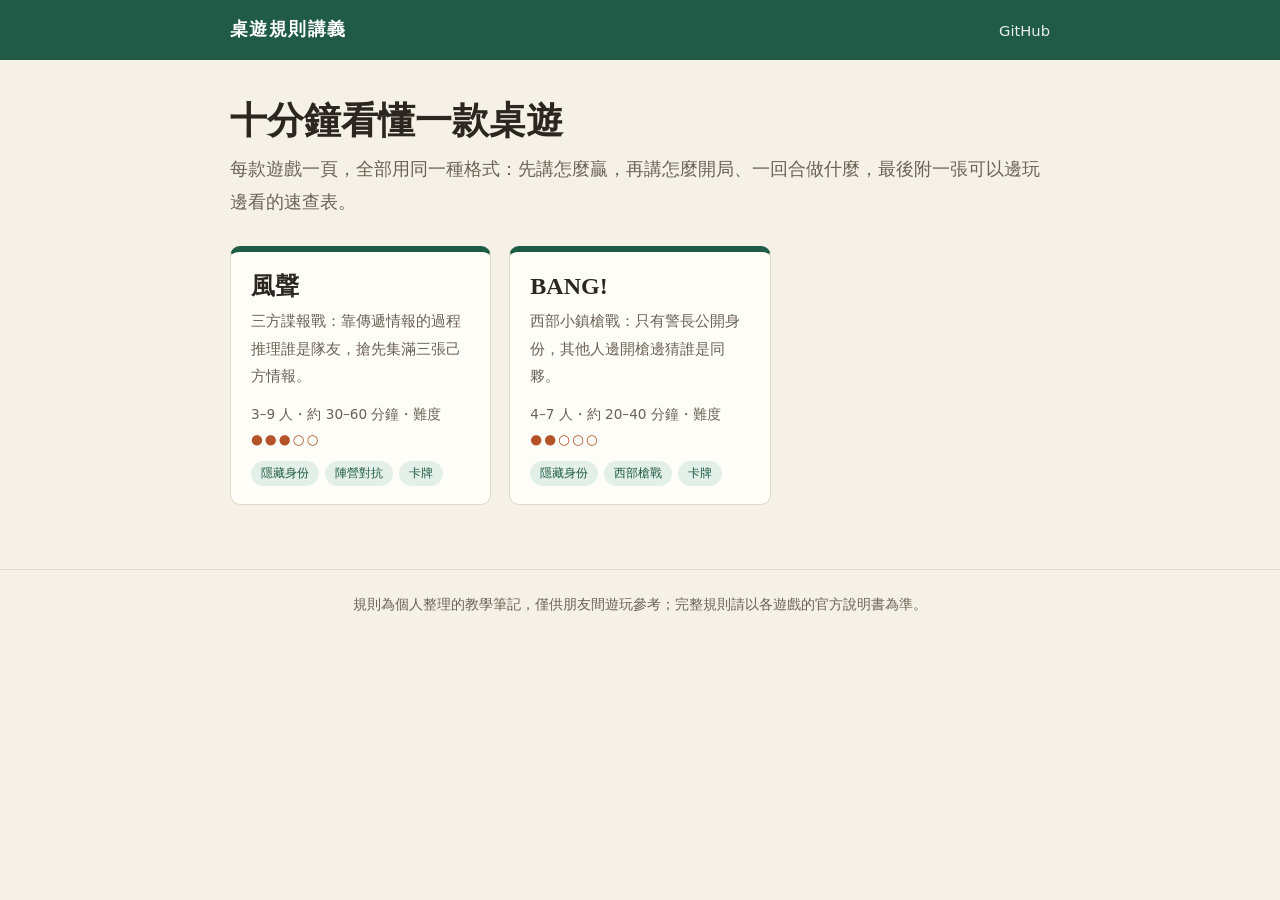
<file: index.html>
<!DOCTYPE html>
<html lang="zh-Hant">
<head>
  <meta charset="utf-8">
  <meta name="viewport" content="width=device-width, initial-scale=1">
  <title>桌遊規則講義</title>
  <meta name="description" content="十分鐘看懂一款桌遊：固定格式的桌遊規則講義。">
  <link rel="stylesheet" href="assets/style.css">
</head>
<body>
  <header class="site-header">
    <div class="inner">
      <a class="site-name" href="index.html">桌遊規則講義</a>
      <nav class="site-nav"><a href="https://github.com/Zhuo6405/boardgame-rules">GitHub</a></nav>
    </div>
  </header>

  <main>
    <h1>十分鐘看懂一款桌遊</h1>
    <p class="lead">每款遊戲一頁，全部用同一種格式：先講怎麼贏，再講怎麼開局、一回合做什麼，最後附一張可以邊玩邊看的速查表。</p>
    <div id="game-list" class="game-list"></div>
  </main>

  <footer class="site-footer">
    規則為個人整理的教學筆記，僅供朋友間遊玩參考；完整規則請以各遊戲的官方說明書為準。
  </footer>
  <script src="assets/site.js"></script>
</body>
</html>
</file>
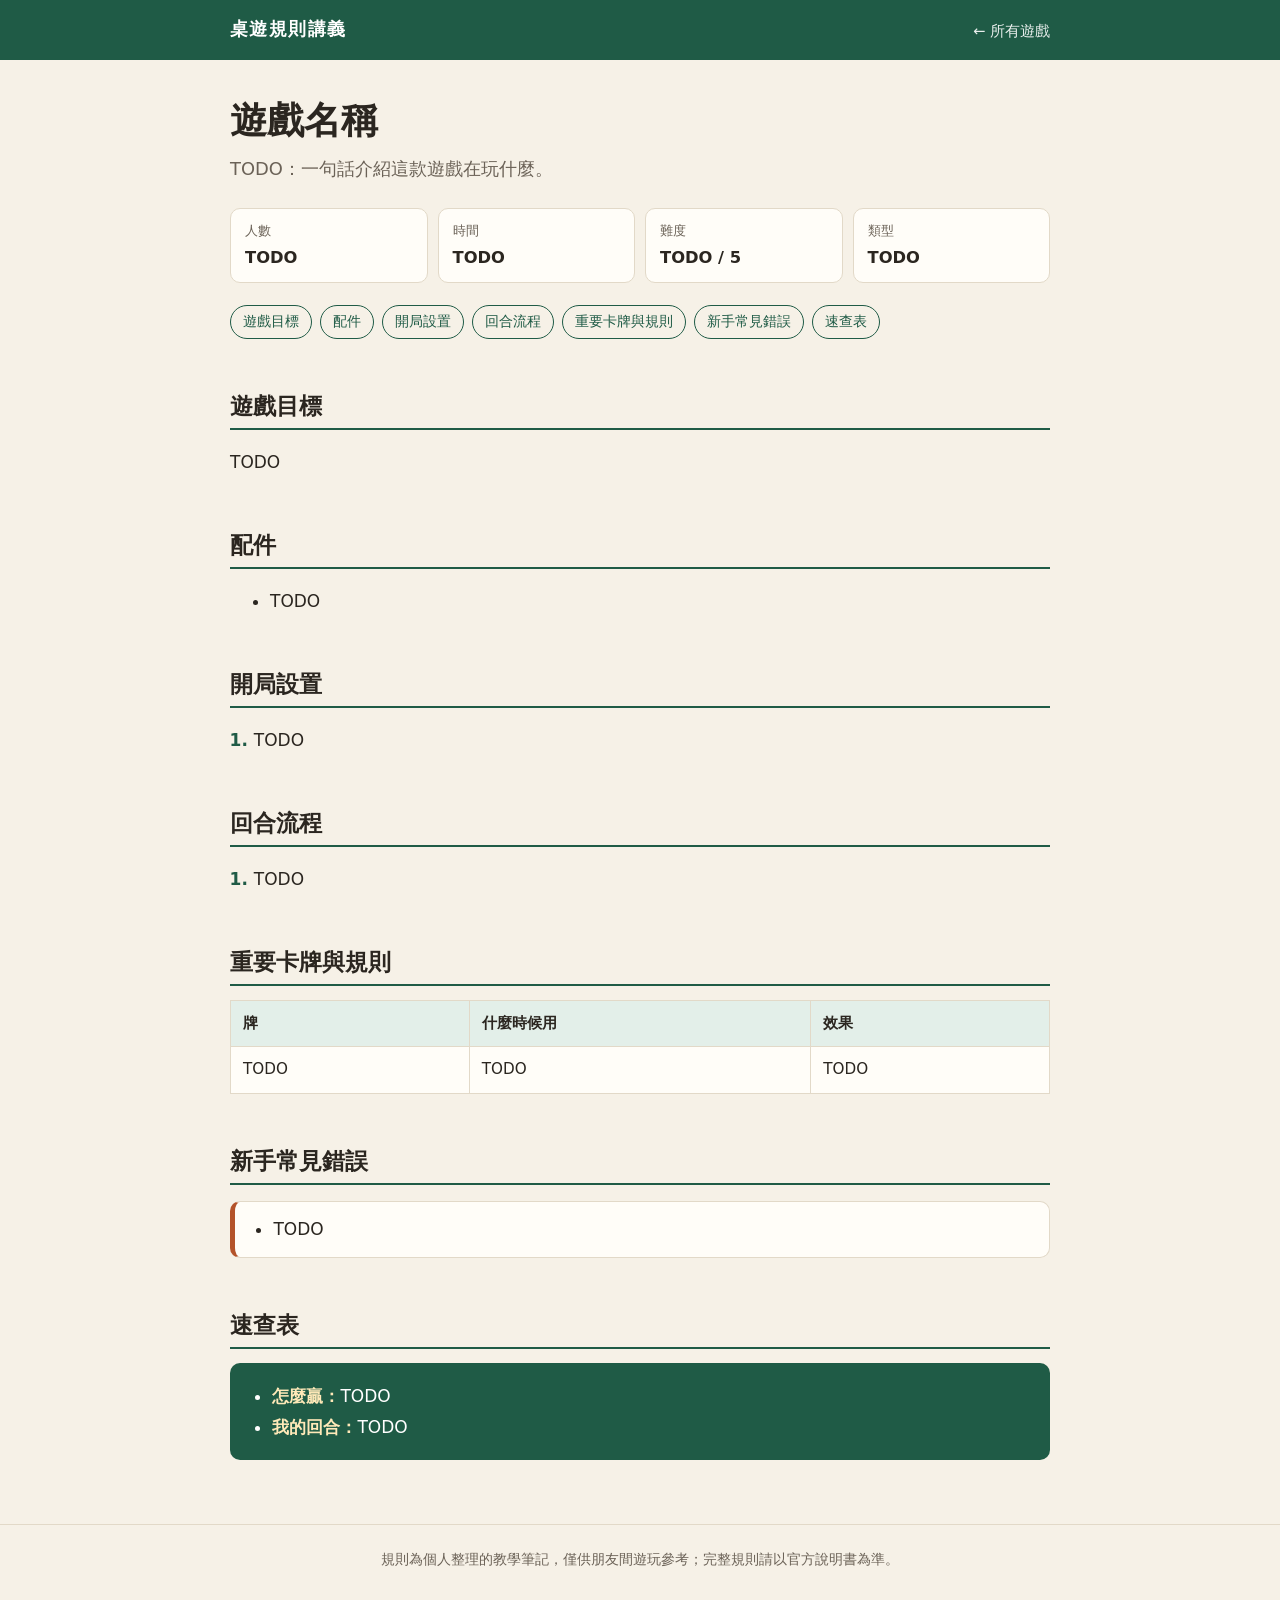
<file: games/_template.html>
<!DOCTYPE html>
<html lang="zh-Hant">
<head>
  <meta charset="utf-8">
  <meta name="viewport" content="width=device-width, initial-scale=1">
  <!-- TODO：換成遊戲名稱 -->
  <title>遊戲名稱｜桌遊規則講義</title>
  <meta name="description" content="TODO：一句話介紹（與 games.json 的 summary 相同）">
  <link rel="stylesheet" href="../assets/style.css">
</head>
<body>
  <header class="site-header">
    <div class="inner">
      <a class="site-name" href="../index.html">桌遊規則講義</a>
      <nav class="site-nav"><a href="../index.html">← 所有遊戲</a></nav>
    </div>
  </header>

  <main>
    <!-- 區塊 0：標題、一句話介紹、資訊列、頁內目錄。四個資訊欄位固定，不增減。 -->
    <h1>遊戲名稱</h1>
    <p class="lead">TODO：一句話介紹這款遊戲在玩什麼。</p>
    <ul class="facts">
      <li><span>人數</span><strong>TODO</strong></li>
      <li><span>時間</span><strong>TODO</strong></li>
      <li><span>難度</span><strong>TODO / 5</strong></li>
      <li><span>類型</span><strong>TODO</strong></li>
    </ul>
    <ul class="toc">
      <li><a href="#goal">遊戲目標</a></li>
      <li><a href="#components">配件</a></li>
      <li><a href="#setup">開局設置</a></li>
      <li><a href="#turn">回合流程</a></li>
      <li><a href="#cards">重要卡牌與規則</a></li>
      <li><a href="#mistakes">新手常見錯誤</a></li>
      <li><a href="#cheatsheet">速查表</a></li>
    </ul>

    <!-- 區塊 1：怎麼贏。有多個陣營時用表格（身份｜怎麼贏）。 -->
    <h2 id="goal">遊戲目標</h2>
    <p>TODO</p>

    <!-- 區塊 2：盒子裡有什麼，用條列。 -->
    <h2 id="components">配件</h2>
    <ul>
      <li>TODO</li>
    </ul>

    <!-- 區塊 3：開局步驟，用 ol.steps。人數配置用表格。 -->
    <h2 id="setup">開局設置</h2>
    <ol class="steps">
      <li>TODO</li>
    </ol>

    <!-- 區塊 4：一回合依序做什麼，用 ol.steps。補充規則可用 h3。 -->
    <h2 id="turn">回合流程</h2>
    <ol class="steps">
      <li>TODO</li>
    </ol>

    <!-- 區塊 5：重要卡牌或特殊規則，用表格，包在 .table-wrap 裡。 -->
    <h2 id="cards">重要卡牌與規則</h2>
    <div class="table-wrap">
      <table>
        <thead><tr><th>牌</th><th>什麼時候用</th><th>效果</th></tr></thead>
        <tbody>
          <tr><td>TODO</td><td>TODO</td><td>TODO</td></tr>
        </tbody>
      </table>
    </div>

    <!-- 區塊 6：3 到 5 條新手最常搞錯的地方。 -->
    <h2 id="mistakes">新手常見錯誤</h2>
    <div class="note warn">
      <ul>
        <li>TODO</li>
      </ul>
    </div>

    <!-- 區塊 7：速查表，最多 6 條，每條一行，邊玩邊看用。 -->
    <h2 id="cheatsheet">速查表</h2>
    <div class="cheat">
      <ul>
        <li><strong>怎麼贏：</strong>TODO</li>
        <li><strong>我的回合：</strong>TODO</li>
      </ul>
    </div>
  </main>

  <footer class="site-footer">
    規則為個人整理的教學筆記，僅供朋友間遊玩參考；完整規則請以官方說明書為準。
  </footer>
</body>
</html>
</file>
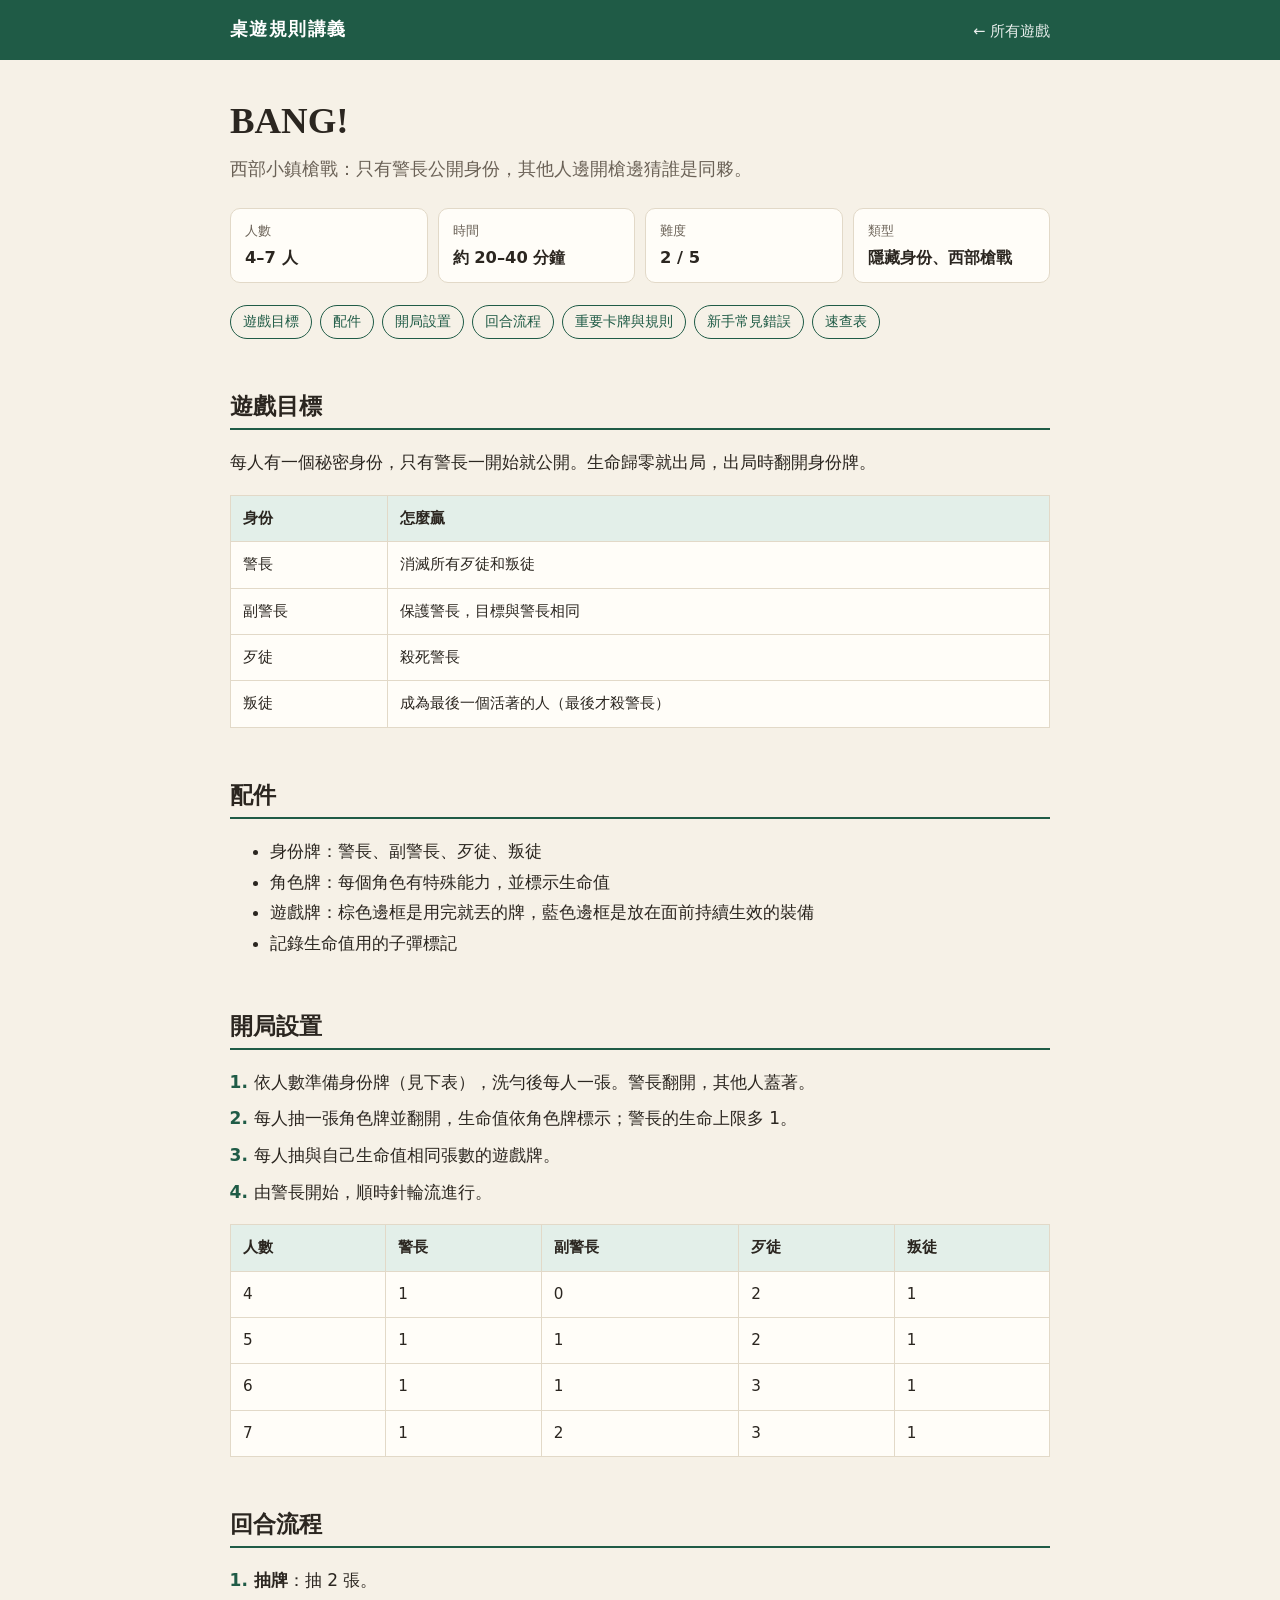
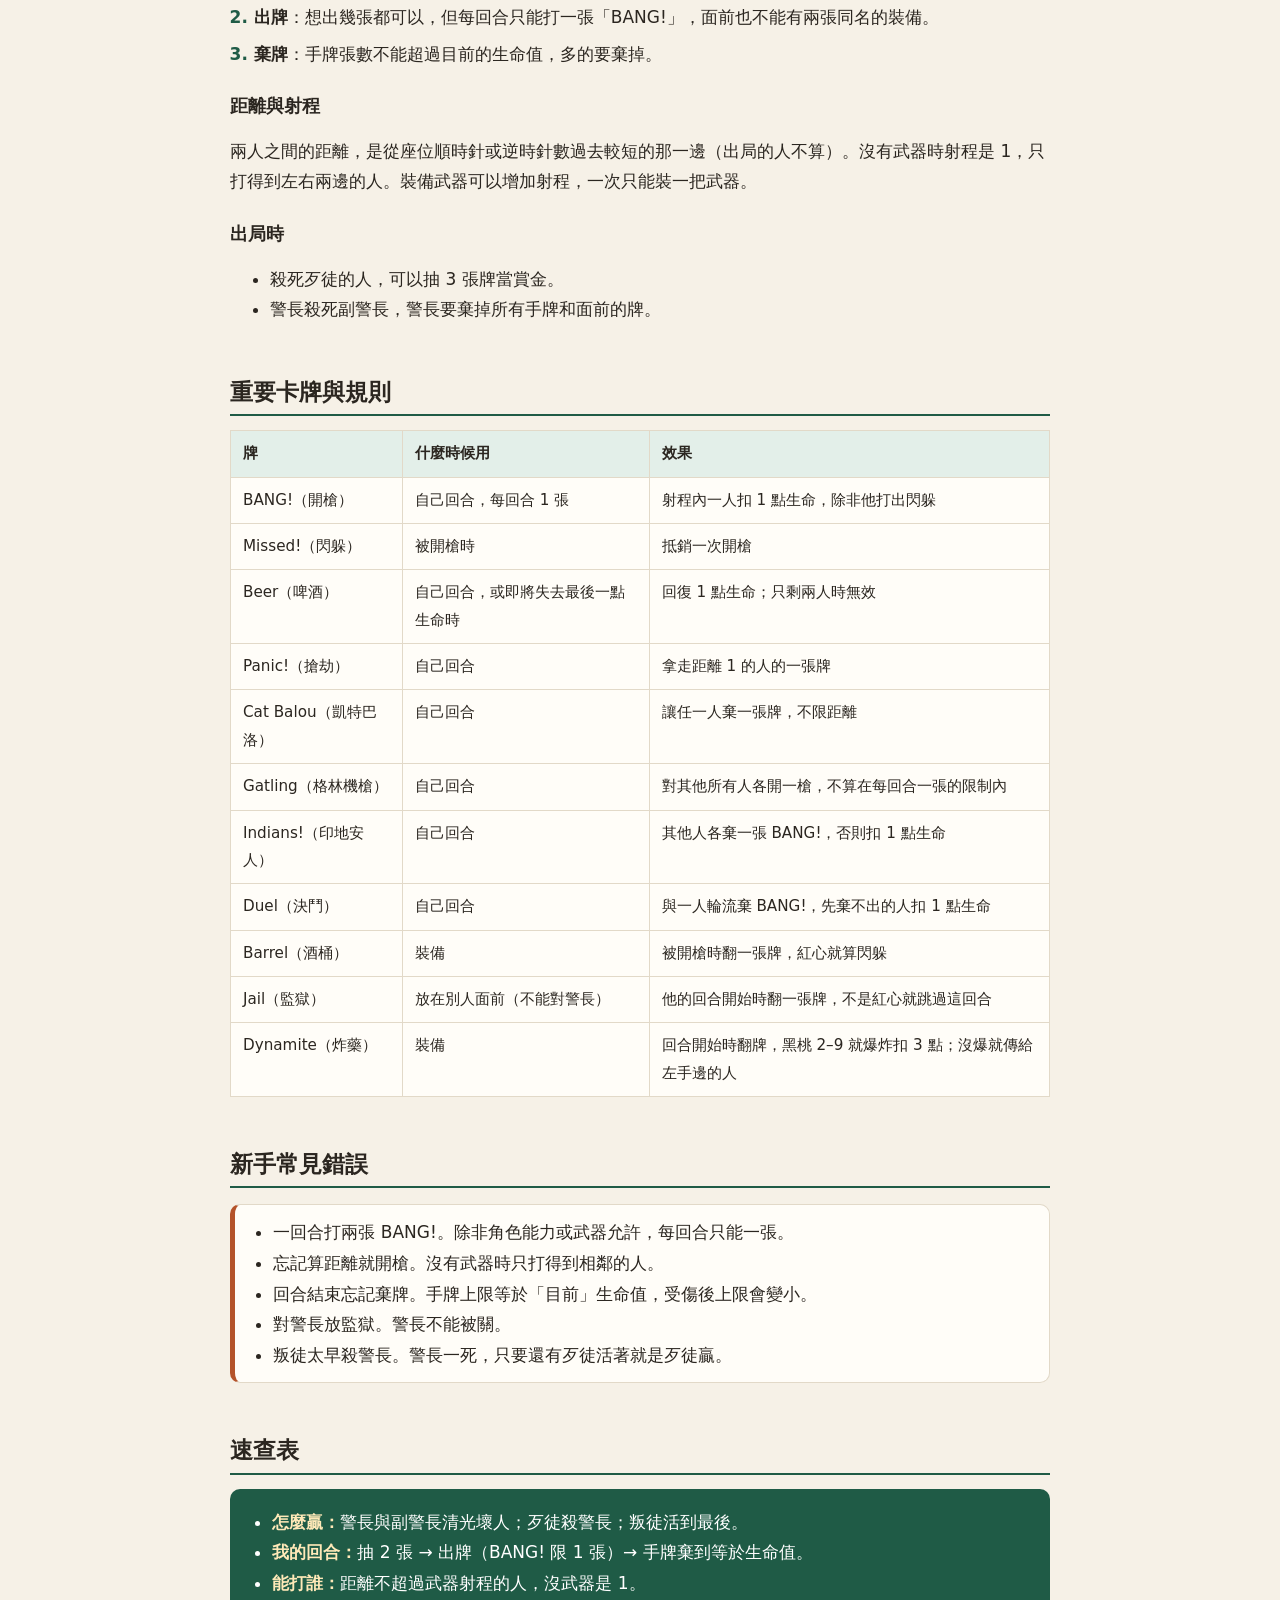
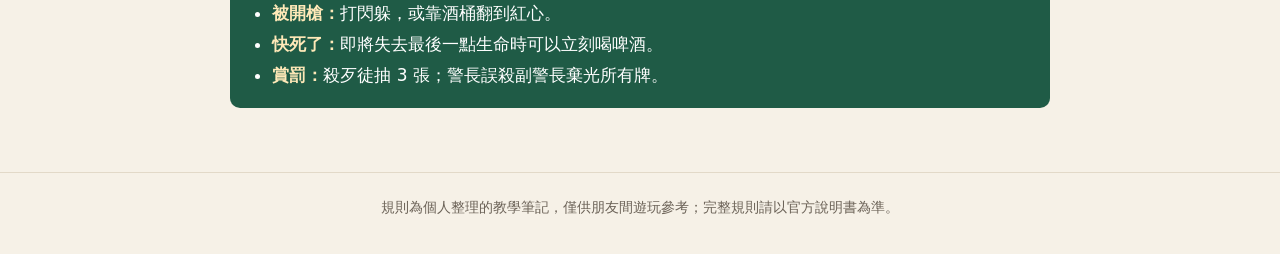
<file: games/bang.html>
<!DOCTYPE html>
<html lang="zh-Hant">
<head>
  <meta charset="utf-8">
  <meta name="viewport" content="width=device-width, initial-scale=1">
  <title>BANG!｜桌遊規則講義</title>
  <meta name="description" content="西部小鎮槍戰：只有警長公開身份，其他人邊開槍邊猜誰是同夥。">
  <link rel="stylesheet" href="../assets/style.css">
</head>
<body>
  <header class="site-header">
    <div class="inner">
      <a class="site-name" href="../index.html">桌遊規則講義</a>
      <nav class="site-nav"><a href="../index.html">← 所有遊戲</a></nav>
    </div>
  </header>

  <main>
    <h1>BANG!</h1>
    <p class="lead">西部小鎮槍戰：只有警長公開身份，其他人邊開槍邊猜誰是同夥。</p>
    <ul class="facts">
      <li><span>人數</span><strong>4–7 人</strong></li>
      <li><span>時間</span><strong>約 20–40 分鐘</strong></li>
      <li><span>難度</span><strong>2 / 5</strong></li>
      <li><span>類型</span><strong>隱藏身份、西部槍戰</strong></li>
    </ul>
    <ul class="toc">
      <li><a href="#goal">遊戲目標</a></li>
      <li><a href="#components">配件</a></li>
      <li><a href="#setup">開局設置</a></li>
      <li><a href="#turn">回合流程</a></li>
      <li><a href="#cards">重要卡牌與規則</a></li>
      <li><a href="#mistakes">新手常見錯誤</a></li>
      <li><a href="#cheatsheet">速查表</a></li>
    </ul>

    <h2 id="goal">遊戲目標</h2>
    <p>每人有一個秘密身份，只有警長一開始就公開。生命歸零就出局，出局時翻開身份牌。</p>
    <div class="table-wrap">
      <table>
        <thead><tr><th>身份</th><th>怎麼贏</th></tr></thead>
        <tbody>
          <tr><td>警長</td><td>消滅所有歹徒和叛徒</td></tr>
          <tr><td>副警長</td><td>保護警長，目標與警長相同</td></tr>
          <tr><td>歹徒</td><td>殺死警長</td></tr>
          <tr><td>叛徒</td><td>成為最後一個活著的人（最後才殺警長）</td></tr>
        </tbody>
      </table>
    </div>

    <h2 id="components">配件</h2>
    <ul>
      <li>身份牌：警長、副警長、歹徒、叛徒</li>
      <li>角色牌：每個角色有特殊能力，並標示生命值</li>
      <li>遊戲牌：棕色邊框是用完就丟的牌，藍色邊框是放在面前持續生效的裝備</li>
      <li>記錄生命值用的子彈標記</li>
    </ul>

    <h2 id="setup">開局設置</h2>
    <ol class="steps">
      <li>依人數準備身份牌（見下表），洗勻後每人一張。警長翻開，其他人蓋著。</li>
      <li>每人抽一張角色牌並翻開，生命值依角色牌標示；警長的生命上限多 1。</li>
      <li>每人抽與自己生命值相同張數的遊戲牌。</li>
      <li>由警長開始，順時針輪流進行。</li>
    </ol>
    <div class="table-wrap">
      <table>
        <thead><tr><th>人數</th><th>警長</th><th>副警長</th><th>歹徒</th><th>叛徒</th></tr></thead>
        <tbody>
          <tr><td>4</td><td>1</td><td>0</td><td>2</td><td>1</td></tr>
          <tr><td>5</td><td>1</td><td>1</td><td>2</td><td>1</td></tr>
          <tr><td>6</td><td>1</td><td>1</td><td>3</td><td>1</td></tr>
          <tr><td>7</td><td>1</td><td>2</td><td>3</td><td>1</td></tr>
        </tbody>
      </table>
    </div>

    <h2 id="turn">回合流程</h2>
    <ol class="steps">
      <li><strong>抽牌</strong>：抽 2 張。</li>
      <li><strong>出牌</strong>：想出幾張都可以，但每回合只能打一張「BANG!」，面前也不能有兩張同名的裝備。</li>
      <li><strong>棄牌</strong>：手牌張數不能超過目前的生命值，多的要棄掉。</li>
    </ol>

    <h3>距離與射程</h3>
    <p>兩人之間的距離，是從座位順時針或逆時針數過去較短的那一邊（出局的人不算）。沒有武器時射程是 1，只打得到左右兩邊的人。裝備武器可以增加射程，一次只能裝一把武器。</p>

    <h3>出局時</h3>
    <ul>
      <li>殺死歹徒的人，可以抽 3 張牌當賞金。</li>
      <li>警長殺死副警長，警長要棄掉所有手牌和面前的牌。</li>
    </ul>

    <h2 id="cards">重要卡牌與規則</h2>
    <div class="table-wrap">
      <table>
        <thead><tr><th>牌</th><th>什麼時候用</th><th>效果</th></tr></thead>
        <tbody>
          <tr><td>BANG!（開槍）</td><td>自己回合，每回合 1 張</td><td>射程內一人扣 1 點生命，除非他打出閃躲</td></tr>
          <tr><td>Missed!（閃躲）</td><td>被開槍時</td><td>抵銷一次開槍</td></tr>
          <tr><td>Beer（啤酒）</td><td>自己回合，或即將失去最後一點生命時</td><td>回復 1 點生命；只剩兩人時無效</td></tr>
          <tr><td>Panic!（搶劫）</td><td>自己回合</td><td>拿走距離 1 的人的一張牌</td></tr>
          <tr><td>Cat Balou（凱特巴洛）</td><td>自己回合</td><td>讓任一人棄一張牌，不限距離</td></tr>
          <tr><td>Gatling（格林機槍）</td><td>自己回合</td><td>對其他所有人各開一槍，不算在每回合一張的限制內</td></tr>
          <tr><td>Indians!（印地安人）</td><td>自己回合</td><td>其他人各棄一張 BANG!，否則扣 1 點生命</td></tr>
          <tr><td>Duel（決鬥）</td><td>自己回合</td><td>與一人輪流棄 BANG!，先棄不出的人扣 1 點生命</td></tr>
          <tr><td>Barrel（酒桶）</td><td>裝備</td><td>被開槍時翻一張牌，紅心就算閃躲</td></tr>
          <tr><td>Jail（監獄）</td><td>放在別人面前（不能對警長）</td><td>他的回合開始時翻一張牌，不是紅心就跳過這回合</td></tr>
          <tr><td>Dynamite（炸藥）</td><td>裝備</td><td>回合開始時翻牌，黑桃 2–9 就爆炸扣 3 點；沒爆就傳給左手邊的人</td></tr>
        </tbody>
      </table>
    </div>

    <h2 id="mistakes">新手常見錯誤</h2>
    <div class="note warn">
      <ul>
        <li>一回合打兩張 BANG!。除非角色能力或武器允許，每回合只能一張。</li>
        <li>忘記算距離就開槍。沒有武器時只打得到相鄰的人。</li>
        <li>回合結束忘記棄牌。手牌上限等於「目前」生命值，受傷後上限會變小。</li>
        <li>對警長放監獄。警長不能被關。</li>
        <li>叛徒太早殺警長。警長一死，只要還有歹徒活著就是歹徒贏。</li>
      </ul>
    </div>

    <h2 id="cheatsheet">速查表</h2>
    <div class="cheat">
      <ul>
        <li><strong>怎麼贏：</strong>警長與副警長清光壞人；歹徒殺警長；叛徒活到最後。</li>
        <li><strong>我的回合：</strong>抽 2 張 → 出牌（BANG! 限 1 張）→ 手牌棄到等於生命值。</li>
        <li><strong>能打誰：</strong>距離不超過武器射程的人，沒武器是 1。</li>
        <li><strong>被開槍：</strong>打閃躲，或靠酒桶翻到紅心。</li>
        <li><strong>快死了：</strong>即將失去最後一點生命時可以立刻喝啤酒。</li>
        <li><strong>賞罰：</strong>殺歹徒抽 3 張；警長誤殺副警長棄光所有牌。</li>
      </ul>
    </div>
  </main>

  <footer class="site-footer">
    規則為個人整理的教學筆記，僅供朋友間遊玩參考；完整規則請以官方說明書為準。
  </footer>
</body>
</html>
</file>
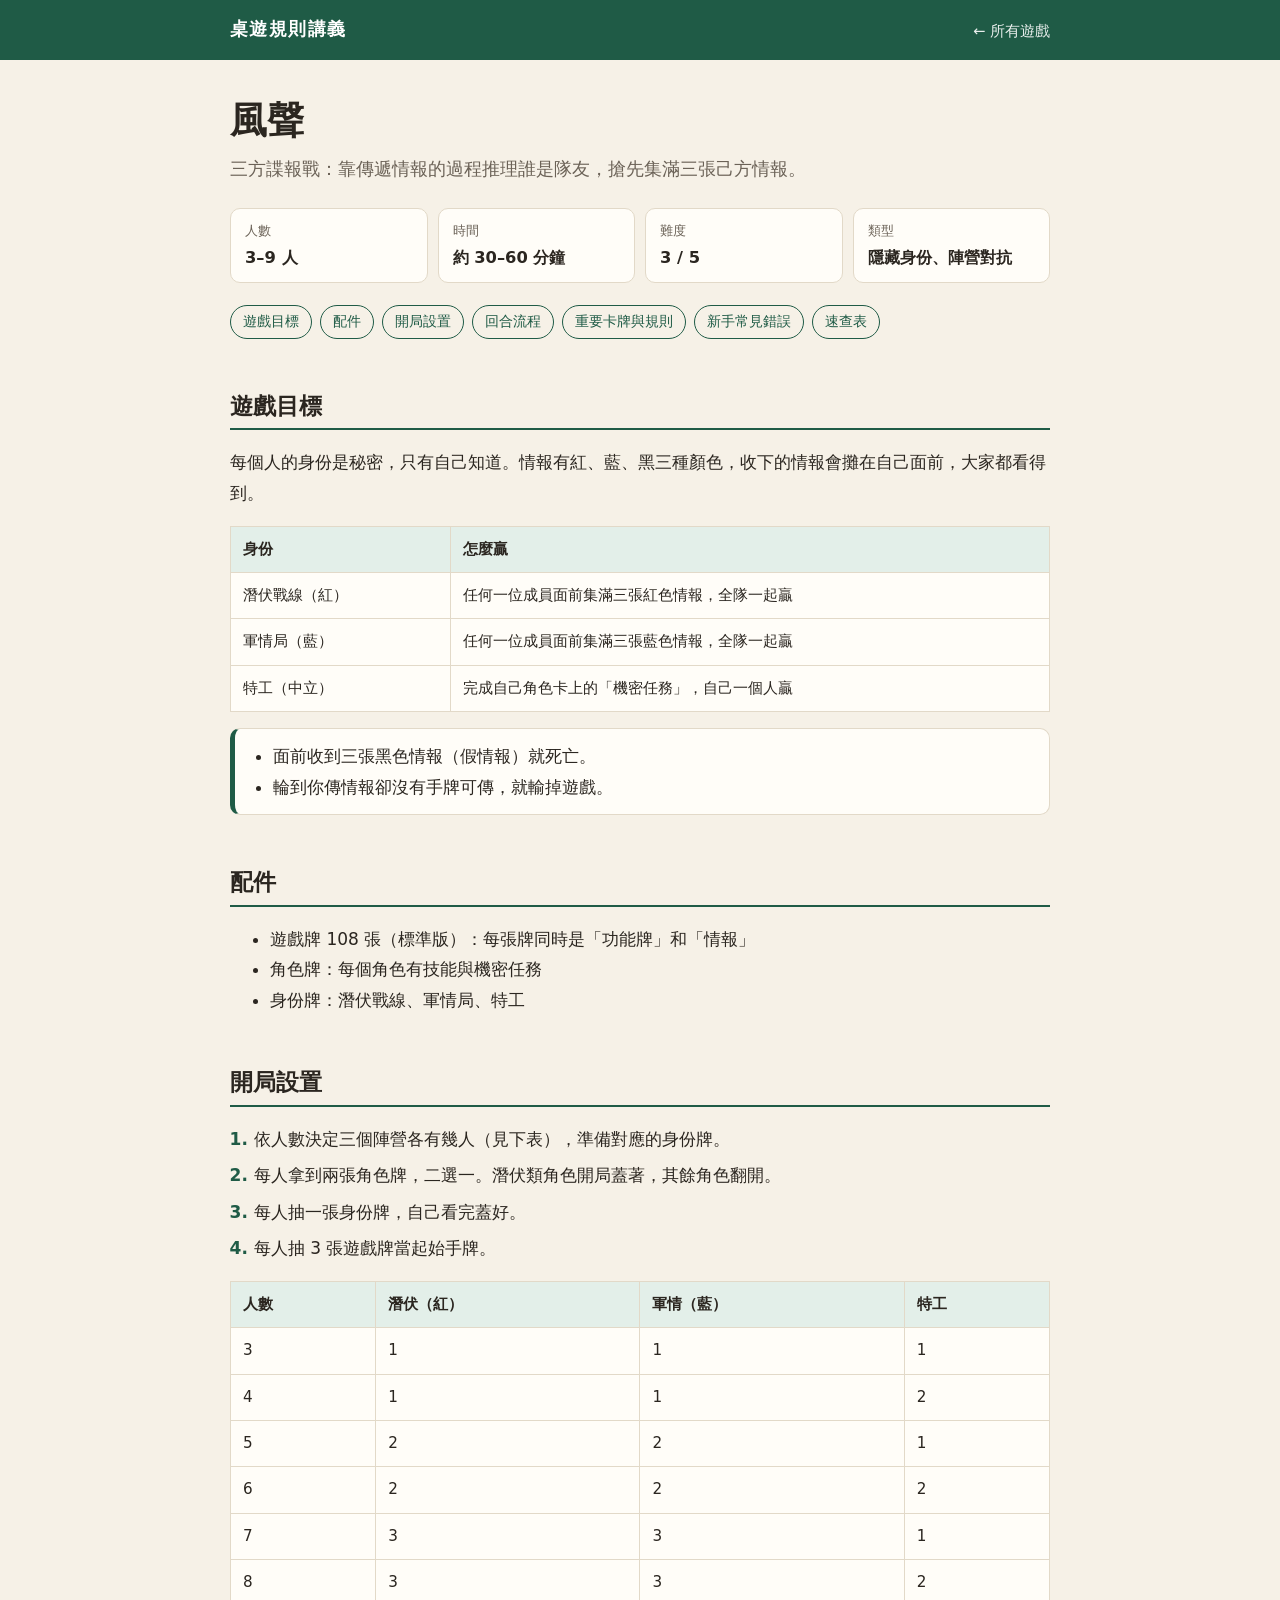
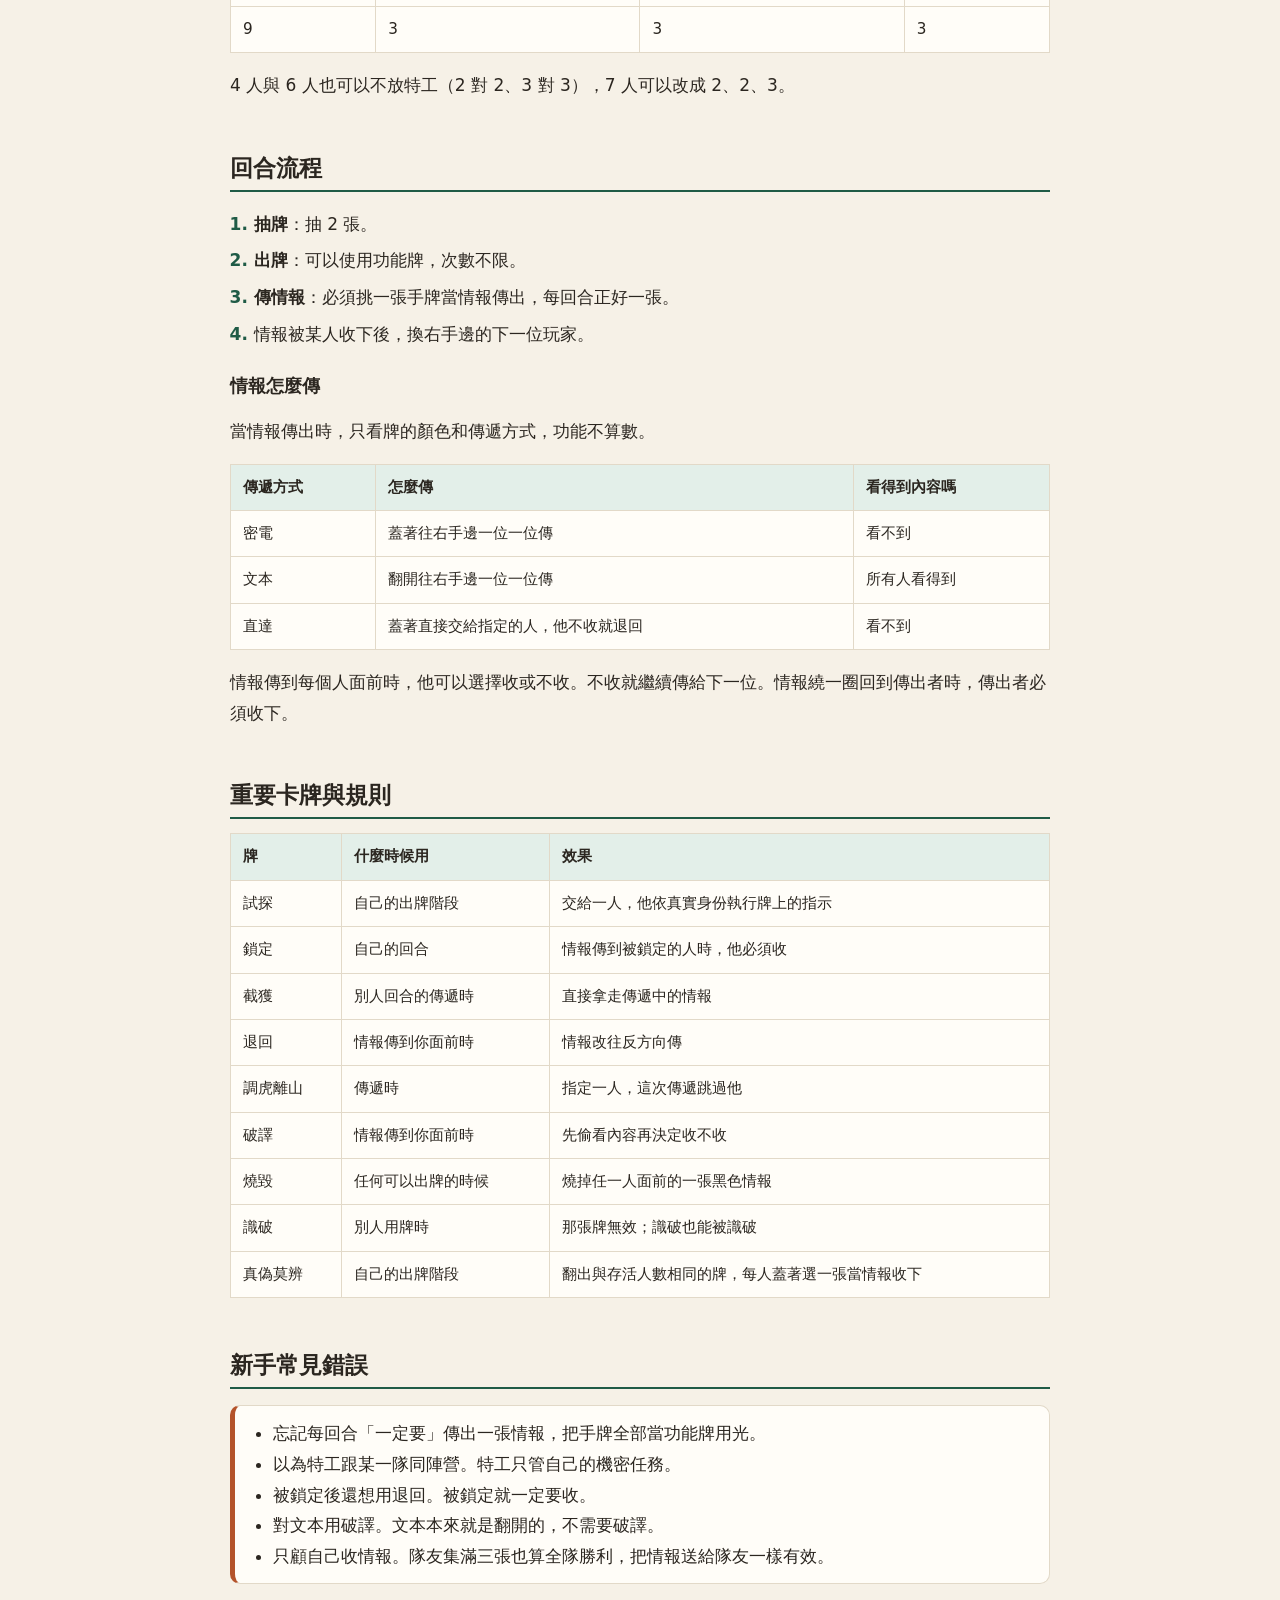
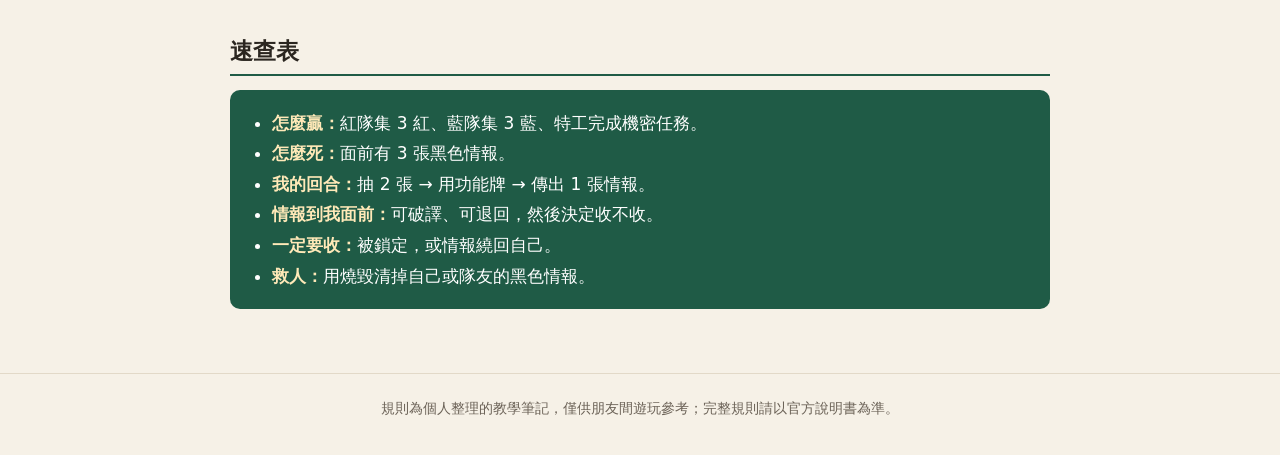
<file: games/fengsheng.html>
<!DOCTYPE html>
<html lang="zh-Hant">
<head>
  <meta charset="utf-8">
  <meta name="viewport" content="width=device-width, initial-scale=1">
  <title>風聲｜桌遊規則講義</title>
  <meta name="description" content="三方諜報戰：靠傳遞情報的過程推理誰是隊友，搶先集滿三張己方情報。">
  <link rel="stylesheet" href="../assets/style.css">
</head>
<body>
  <header class="site-header">
    <div class="inner">
      <a class="site-name" href="../index.html">桌遊規則講義</a>
      <nav class="site-nav"><a href="../index.html">← 所有遊戲</a></nav>
    </div>
  </header>

  <main>
    <h1>風聲</h1>
    <p class="lead">三方諜報戰：靠傳遞情報的過程推理誰是隊友，搶先集滿三張己方情報。</p>
    <ul class="facts">
      <li><span>人數</span><strong>3–9 人</strong></li>
      <li><span>時間</span><strong>約 30–60 分鐘</strong></li>
      <li><span>難度</span><strong>3 / 5</strong></li>
      <li><span>類型</span><strong>隱藏身份、陣營對抗</strong></li>
    </ul>
    <ul class="toc">
      <li><a href="#goal">遊戲目標</a></li>
      <li><a href="#components">配件</a></li>
      <li><a href="#setup">開局設置</a></li>
      <li><a href="#turn">回合流程</a></li>
      <li><a href="#cards">重要卡牌與規則</a></li>
      <li><a href="#mistakes">新手常見錯誤</a></li>
      <li><a href="#cheatsheet">速查表</a></li>
    </ul>

    <h2 id="goal">遊戲目標</h2>
    <p>每個人的身份是秘密，只有自己知道。情報有紅、藍、黑三種顏色，收下的情報會攤在自己面前，大家都看得到。</p>
    <div class="table-wrap">
      <table>
        <thead><tr><th>身份</th><th>怎麼贏</th></tr></thead>
        <tbody>
          <tr><td>潛伏戰線（紅）</td><td>任何一位成員面前集滿三張紅色情報，全隊一起贏</td></tr>
          <tr><td>軍情局（藍）</td><td>任何一位成員面前集滿三張藍色情報，全隊一起贏</td></tr>
          <tr><td>特工（中立）</td><td>完成自己角色卡上的「機密任務」，自己一個人贏</td></tr>
        </tbody>
      </table>
    </div>
    <div class="note">
      <ul>
        <li>面前收到三張黑色情報（假情報）就死亡。</li>
        <li>輪到你傳情報卻沒有手牌可傳，就輸掉遊戲。</li>
      </ul>
    </div>

    <h2 id="components">配件</h2>
    <ul>
      <li>遊戲牌 108 張（標準版）：每張牌同時是「功能牌」和「情報」</li>
      <li>角色牌：每個角色有技能與機密任務</li>
      <li>身份牌：潛伏戰線、軍情局、特工</li>
    </ul>

    <h2 id="setup">開局設置</h2>
    <ol class="steps">
      <li>依人數決定三個陣營各有幾人（見下表），準備對應的身份牌。</li>
      <li>每人拿到兩張角色牌，二選一。潛伏類角色開局蓋著，其餘角色翻開。</li>
      <li>每人抽一張身份牌，自己看完蓋好。</li>
      <li>每人抽 3 張遊戲牌當起始手牌。</li>
    </ol>
    <div class="table-wrap">
      <table>
        <thead><tr><th>人數</th><th>潛伏（紅）</th><th>軍情（藍）</th><th>特工</th></tr></thead>
        <tbody>
          <tr><td>3</td><td>1</td><td>1</td><td>1</td></tr>
          <tr><td>4</td><td>1</td><td>1</td><td>2</td></tr>
          <tr><td>5</td><td>2</td><td>2</td><td>1</td></tr>
          <tr><td>6</td><td>2</td><td>2</td><td>2</td></tr>
          <tr><td>7</td><td>3</td><td>3</td><td>1</td></tr>
          <tr><td>8</td><td>3</td><td>3</td><td>2</td></tr>
          <tr><td>9</td><td>3</td><td>3</td><td>3</td></tr>
        </tbody>
      </table>
    </div>
    <p>4 人與 6 人也可以不放特工（2 對 2、3 對 3），7 人可以改成 2、2、3。</p>

    <h2 id="turn">回合流程</h2>
    <ol class="steps">
      <li><strong>抽牌</strong>：抽 2 張。</li>
      <li><strong>出牌</strong>：可以使用功能牌，次數不限。</li>
      <li><strong>傳情報</strong>：必須挑一張手牌當情報傳出，每回合正好一張。</li>
      <li>情報被某人收下後，換右手邊的下一位玩家。</li>
    </ol>

    <h3>情報怎麼傳</h3>
    <p>當情報傳出時，只看牌的顏色和傳遞方式，功能不算數。</p>
    <div class="table-wrap">
      <table>
        <thead><tr><th>傳遞方式</th><th>怎麼傳</th><th>看得到內容嗎</th></tr></thead>
        <tbody>
          <tr><td>密電</td><td>蓋著往右手邊一位一位傳</td><td>看不到</td></tr>
          <tr><td>文本</td><td>翻開往右手邊一位一位傳</td><td>所有人看得到</td></tr>
          <tr><td>直達</td><td>蓋著直接交給指定的人，他不收就退回</td><td>看不到</td></tr>
        </tbody>
      </table>
    </div>
    <p>情報傳到每個人面前時，他可以選擇收或不收。不收就繼續傳給下一位。情報繞一圈回到傳出者時，傳出者必須收下。</p>

    <h2 id="cards">重要卡牌與規則</h2>
    <div class="table-wrap">
      <table>
        <thead><tr><th>牌</th><th>什麼時候用</th><th>效果</th></tr></thead>
        <tbody>
          <tr><td>試探</td><td>自己的出牌階段</td><td>交給一人，他依真實身份執行牌上的指示</td></tr>
          <tr><td>鎖定</td><td>自己的回合</td><td>情報傳到被鎖定的人時，他必須收</td></tr>
          <tr><td>截獲</td><td>別人回合的傳遞時</td><td>直接拿走傳遞中的情報</td></tr>
          <tr><td>退回</td><td>情報傳到你面前時</td><td>情報改往反方向傳</td></tr>
          <tr><td>調虎離山</td><td>傳遞時</td><td>指定一人，這次傳遞跳過他</td></tr>
          <tr><td>破譯</td><td>情報傳到你面前時</td><td>先偷看內容再決定收不收</td></tr>
          <tr><td>燒毀</td><td>任何可以出牌的時候</td><td>燒掉任一人面前的一張黑色情報</td></tr>
          <tr><td>識破</td><td>別人用牌時</td><td>那張牌無效；識破也能被識破</td></tr>
          <tr><td>真偽莫辨</td><td>自己的出牌階段</td><td>翻出與存活人數相同的牌，每人蓋著選一張當情報收下</td></tr>
        </tbody>
      </table>
    </div>

    <h2 id="mistakes">新手常見錯誤</h2>
    <div class="note warn">
      <ul>
        <li>忘記每回合「一定要」傳出一張情報，把手牌全部當功能牌用光。</li>
        <li>以為特工跟某一隊同陣營。特工只管自己的機密任務。</li>
        <li>被鎖定後還想用退回。被鎖定就一定要收。</li>
        <li>對文本用破譯。文本本來就是翻開的，不需要破譯。</li>
        <li>只顧自己收情報。隊友集滿三張也算全隊勝利，把情報送給隊友一樣有效。</li>
      </ul>
    </div>

    <h2 id="cheatsheet">速查表</h2>
    <div class="cheat">
      <ul>
        <li><strong>怎麼贏：</strong>紅隊集 3 紅、藍隊集 3 藍、特工完成機密任務。</li>
        <li><strong>怎麼死：</strong>面前有 3 張黑色情報。</li>
        <li><strong>我的回合：</strong>抽 2 張 → 用功能牌 → 傳出 1 張情報。</li>
        <li><strong>情報到我面前：</strong>可破譯、可退回，然後決定收不收。</li>
        <li><strong>一定要收：</strong>被鎖定，或情報繞回自己。</li>
        <li><strong>救人：</strong>用燒毀清掉自己或隊友的黑色情報。</li>
      </ul>
    </div>
  </main>

  <footer class="site-footer">
    規則為個人整理的教學筆記，僅供朋友間遊玩參考；完整規則請以官方說明書為準。
  </footer>
</body>
</html>
</file>
<file: assets/style.css>
/* 桌遊規則講義：全站共用樣式。顏色與字級只在這裡定義，頁面不寫行內樣式。 */
:root {
  --paper: #f6f1e7;
  --card: #fffdf8;
  --ink: #2b2620;
  --ink-soft: #6b6257;
  --felt: #1f5b46;
  --felt-soft: #e3efe9;
  --accent: #b4532a;
  --line: #e2d9c8;
  --radius: 10px;
  --serif: "Noto Serif TC", "Source Han Serif TC", "Songti TC", "PMingLiU", serif;
  --sans: "Noto Sans TC", "PingFang TC", "Microsoft JhengHei", system-ui, sans-serif;
}

* { box-sizing: border-box; }
html { scroll-behavior: smooth; }
body {
  margin: 0;
  background: var(--paper);
  color: var(--ink);
  font-family: var(--sans);
  font-size: 17px;
  line-height: 1.8;
}
a { color: var(--felt); }
a:hover { color: var(--accent); }

.site-header {
  background: var(--felt);
  color: #fff;
}
.site-header .inner {
  max-width: 860px;
  margin: 0 auto;
  padding: 14px 20px;
  display: flex;
  justify-content: space-between;
  align-items: center;
  gap: 16px;
}
.site-header a { color: #fff; text-decoration: none; }
.site-name { font-family: var(--serif); font-weight: 700; font-size: 1.1rem; letter-spacing: 0.08em; }
.site-nav a { font-size: 0.92rem; opacity: 0.9; }
.site-nav a:hover { opacity: 1; text-decoration: underline; color: #fff; }

main { max-width: 860px; margin: 0 auto; padding: 36px 20px 64px; }

h1, h2, h3 { font-family: var(--serif); line-height: 1.35; }
h1 { font-size: 2.3rem; margin: 0 0 8px; }
h2 {
  font-size: 1.45rem;
  margin: 52px 0 14px;
  padding-bottom: 6px;
  border-bottom: 2px solid var(--felt);
}
h3 { font-size: 1.1rem; margin: 26px 0 8px; }
.lead { font-size: 1.12rem; color: var(--ink-soft); margin: 0 0 22px; }

/* 遊戲資訊列 */
.facts {
  display: grid;
  grid-template-columns: repeat(auto-fit, minmax(150px, 1fr));
  gap: 10px;
  margin: 0 0 8px;
  padding: 0;
  list-style: none;
}
.facts li {
  background: var(--card);
  border: 1px solid var(--line);
  border-radius: var(--radius);
  padding: 10px 14px;
}
.facts span { display: block; font-size: 0.8rem; color: var(--ink-soft); }
.facts strong { font-size: 1.02rem; }

/* 頁內目錄 */
.toc {
  display: flex;
  flex-wrap: wrap;
  gap: 8px;
  margin: 22px 0 0;
  padding: 0;
  list-style: none;
}
.toc a {
  display: inline-block;
  padding: 3px 12px;
  border: 1px solid var(--felt);
  border-radius: 999px;
  font-size: 0.9rem;
  text-decoration: none;
}
.toc a:hover { background: var(--felt); color: #fff; }

/* 表格 */
.table-wrap { overflow-x: auto; }
table { width: 100%; border-collapse: collapse; background: var(--card); font-size: 0.95rem; }
th, td { text-align: left; vertical-align: top; padding: 9px 12px; border: 1px solid var(--line); }
th { background: var(--felt-soft); font-weight: 700; white-space: nowrap; }

ol.steps { padding-left: 1.4em; }
ol.steps li { margin-bottom: 6px; }
ol.steps li::marker { color: var(--felt); font-weight: 700; }

/* 提示框：常見錯誤用 .note.warn，速查表用 .cheat */
.note {
  background: var(--card);
  border: 1px solid var(--line);
  border-left: 5px solid var(--felt);
  border-radius: var(--radius);
  padding: 12px 18px;
  margin: 16px 0;
}
.note.warn { border-left-color: var(--accent); }
.note ul { margin: 0; padding-left: 1.2em; }
.cheat {
  background: var(--felt);
  color: #fff;
  border-radius: var(--radius);
  padding: 18px 22px;
}
.cheat ul { margin: 0; padding-left: 1.2em; }
.cheat strong { color: #ffe9b8; }

/* 首頁的遊戲卡片 */
.game-list {
  display: grid;
  grid-template-columns: repeat(auto-fill, minmax(250px, 1fr));
  gap: 18px;
  margin-top: 28px;
}
.game-card {
  display: flex;
  flex-direction: column;
  background: var(--card);
  border: 1px solid var(--line);
  border-top: 6px solid var(--felt);
  border-radius: var(--radius);
  padding: 18px 20px;
  color: var(--ink);
  text-decoration: none;
  transition: transform 0.15s, box-shadow 0.15s;
}
.game-card:hover { transform: translateY(-3px); box-shadow: 0 8px 20px rgba(43, 38, 32, 0.12); color: var(--ink); }
.game-card h2 { border: 0; margin: 0 0 6px; padding: 0; font-size: 1.5rem; }
.game-card p { margin: 0 0 12px; font-size: 0.95rem; color: var(--ink-soft); flex: 1; }
.game-card .meta { font-size: 0.85rem; color: var(--ink-soft); }
.game-card .dots { color: var(--accent); letter-spacing: 2px; }
.tags { display: flex; flex-wrap: wrap; gap: 6px; margin: 10px 0 0; padding: 0; list-style: none; }
.tags li { font-size: 0.78rem; background: var(--felt-soft); color: var(--felt); border-radius: 999px; padding: 1px 10px; }

.site-footer {
  border-top: 1px solid var(--line);
  color: var(--ink-soft);
  font-size: 0.85rem;
  text-align: center;
  padding: 22px 20px 34px;
}

@media (max-width: 560px) {
  body { font-size: 16px; }
  h1 { font-size: 1.8rem; }
  main { padding-top: 26px; }
}
</file>
